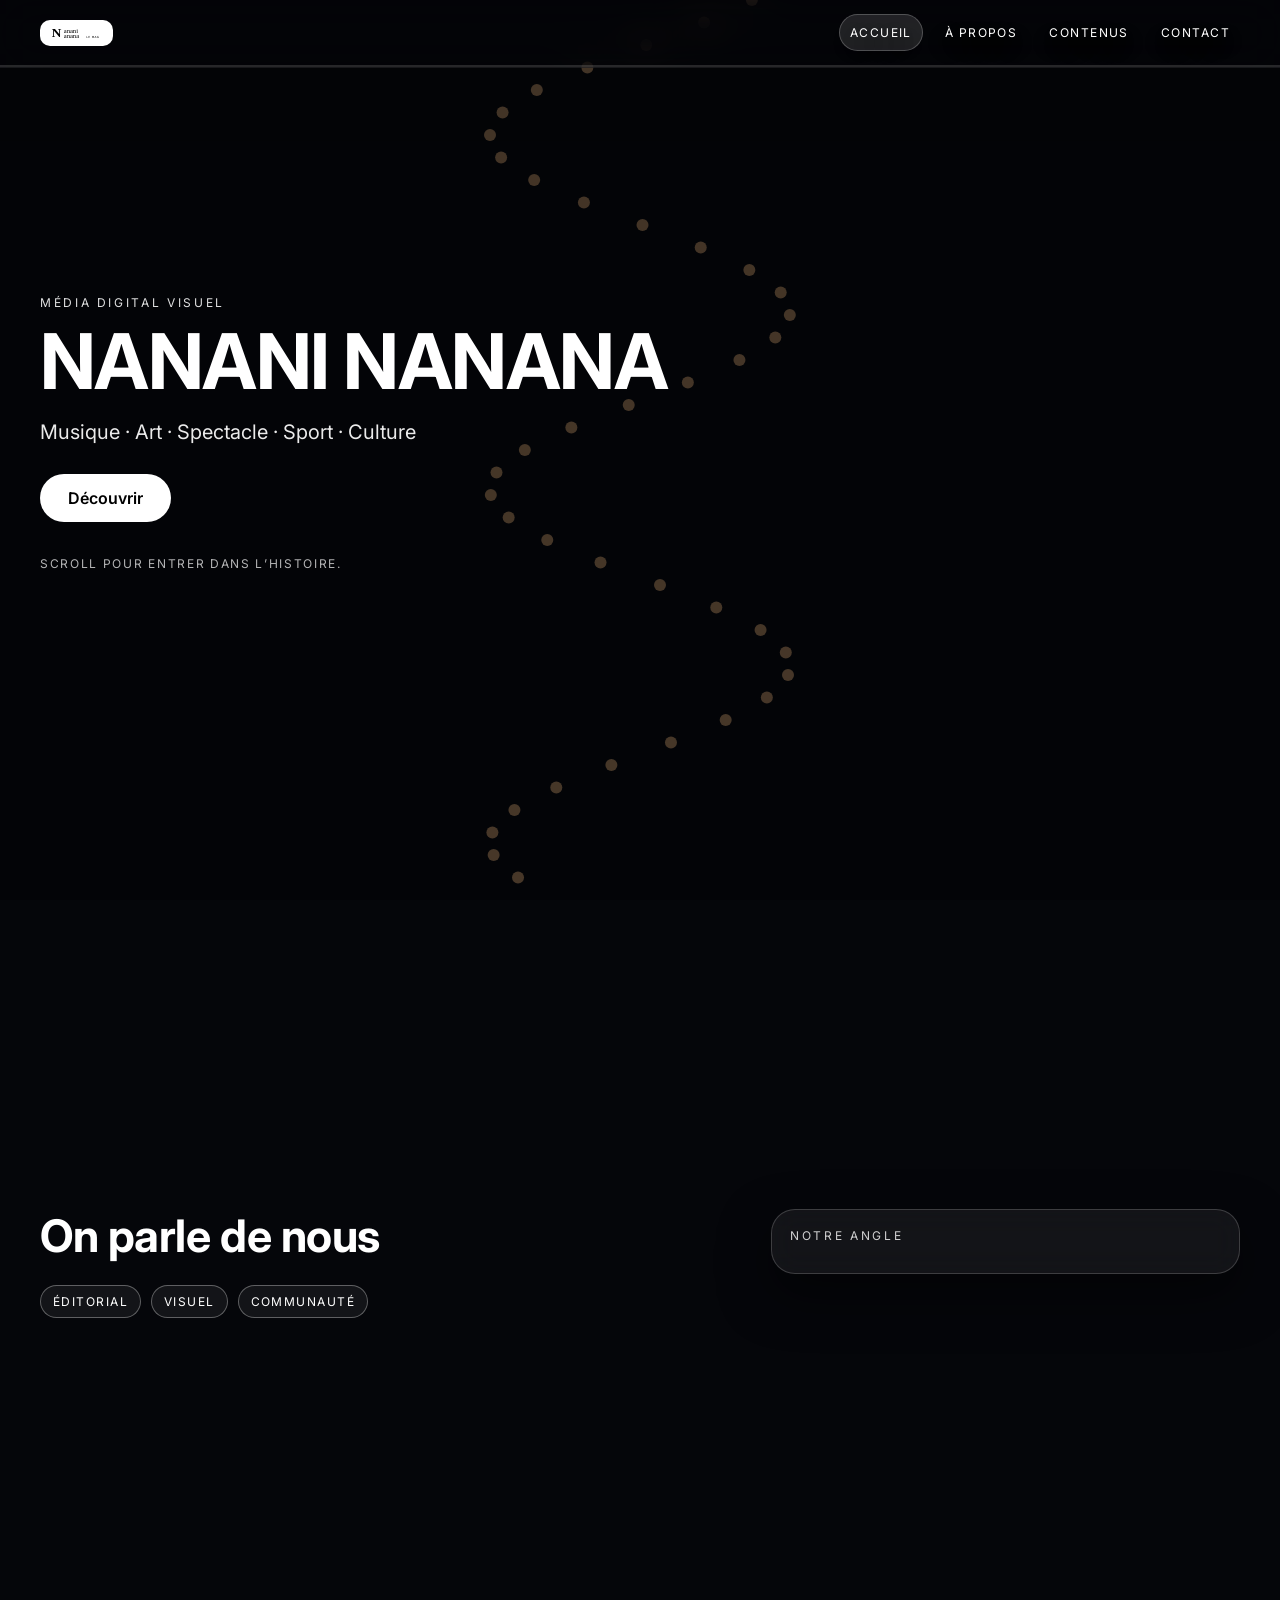
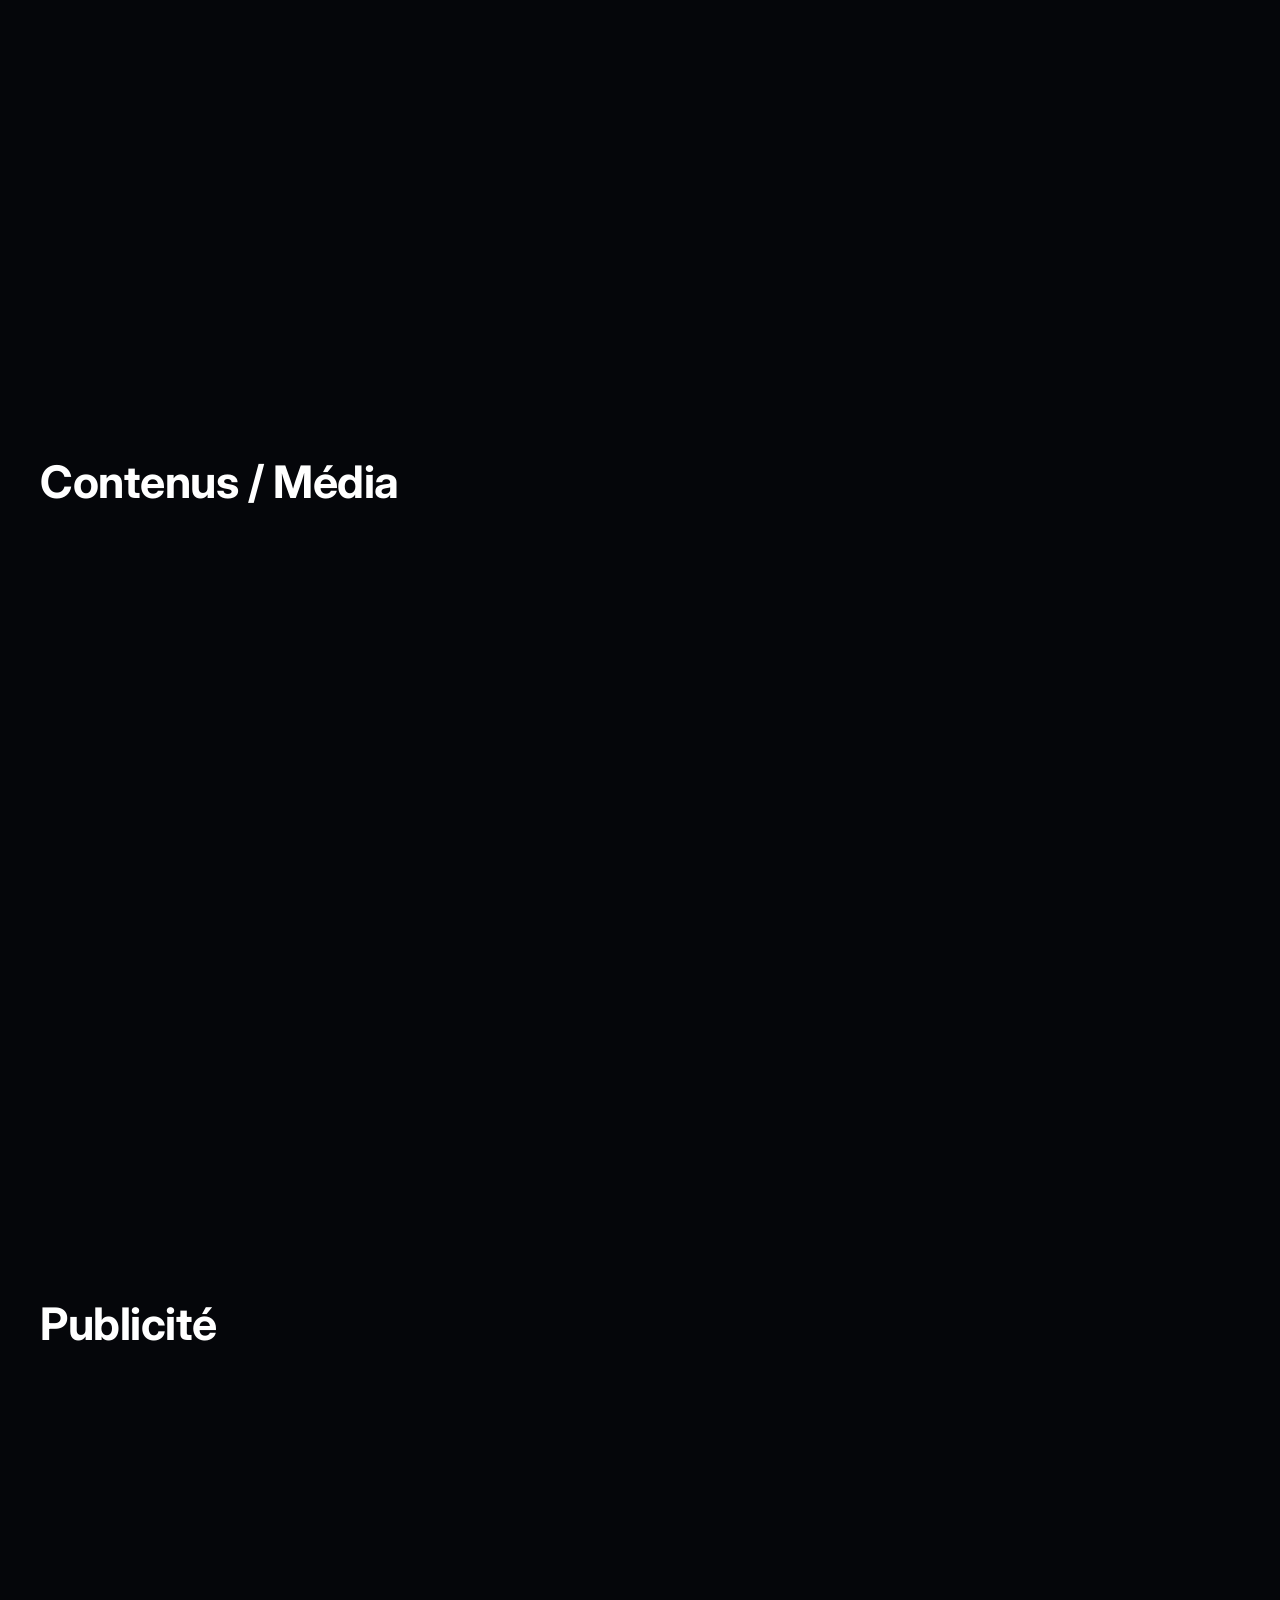
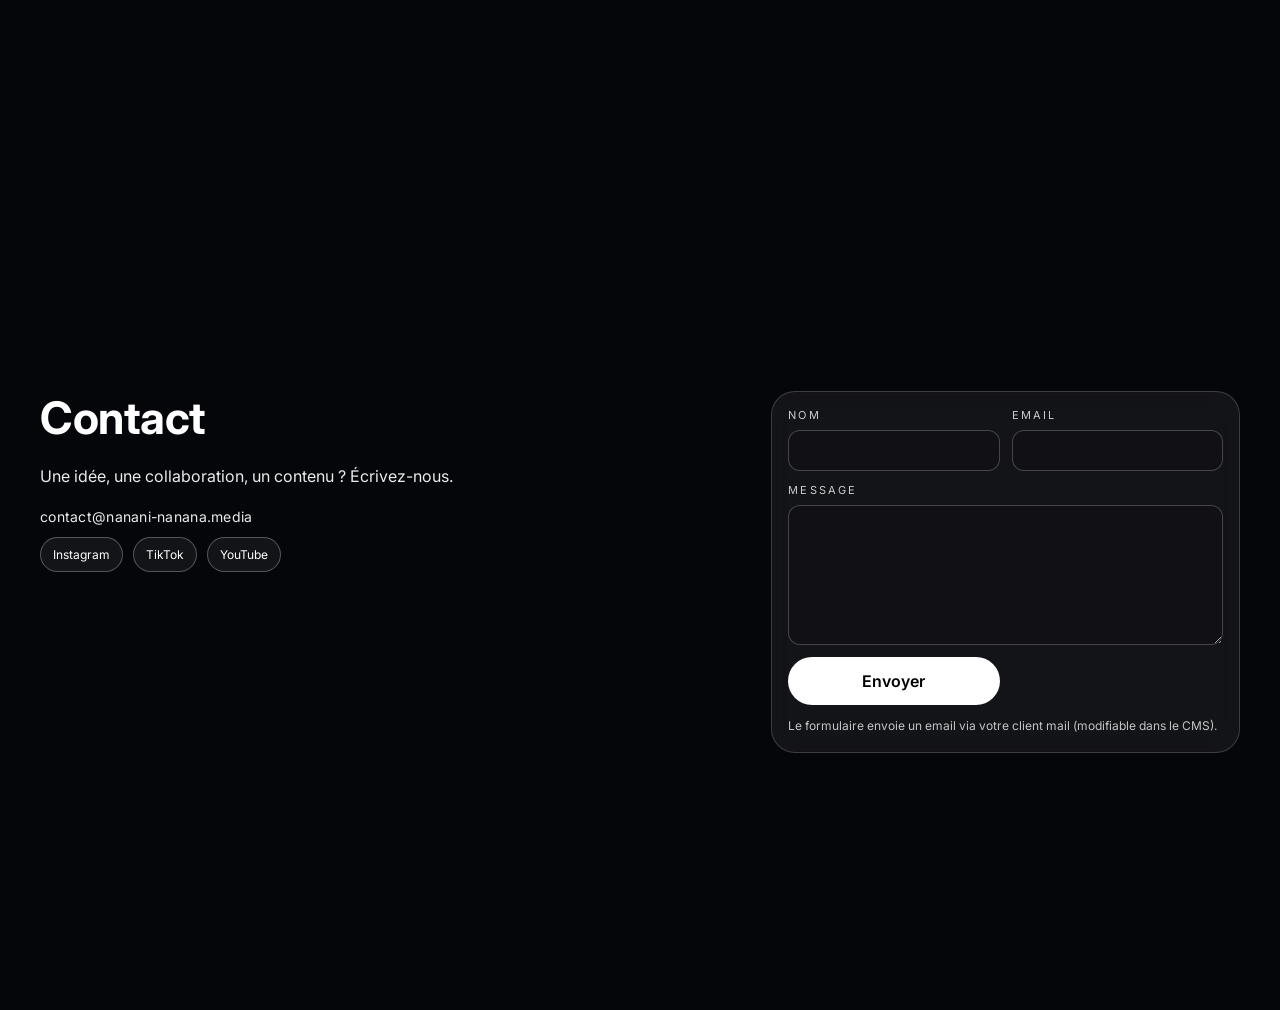
<file: index.html>
<!doctype html>
<html lang="fr">
  <head>
    <meta charset="utf-8" />
    <meta name="viewport" content="width=device-width,initial-scale=1" />
    <meta name="description" content="NANANI NANANA — média digital visuel : musique, art, spectacle, sport, culture." />
    <meta http-equiv="Cache-Control" content="no-store, no-cache, must-revalidate, max-age=0" />
    <meta http-equiv="Pragma" content="no-cache" />
    <meta http-equiv="Expires" content="0" />
    <meta name="theme-color" content="#05060a" />
    <meta name="mobile-web-app-capable" content="yes" />
    <meta name="apple-mobile-web-app-capable" content="yes" />
    <meta name="apple-mobile-web-app-status-bar-style" content="black-translucent" />
    <title>NANANI NANANA</title>

    <meta property="og:title" content="NANANI NANANA" />
    <meta property="og:description" content="Média digital visuel : musique, art, spectacle, sport, culture." />
    <meta property="og:type" content="website" />

    <link rel="preconnect" href="https://fonts.googleapis.com" />
    <link rel="preconnect" href="https://fonts.gstatic.com" crossorigin />
    <link
      href="https://fonts.googleapis.com/css2?family=Inter:wght@300;400;500;600;700&display=swap"
      rel="stylesheet"
    />
    <link rel="manifest" href="manifest.webmanifest" />
    <link rel="icon" href="icon.svg" type="image/svg+xml" />
    <link rel="apple-touch-icon" href="icon.svg" />
    <link rel="stylesheet" href="styles.css?v=20260328-2" />
  </head>
  <body>
    <div class="loader" id="loader" aria-hidden="true">
      <div class="loader__inner">
        <div class="loader__brand" id="loaderBrand">NANANI NANANA</div>
        <div class="loader__line" aria-hidden="true"></div>
      </div>
    </div>

    <div class="cursor" id="cursor" aria-hidden="true"></div>

    <header class="header" id="top">
      <div class="header__inner">
        <a class="brand" href="#home" aria-label="NANANI NANANA">
          <img class="brand__logo" src="logo.svg" alt="" decoding="async" />
          <span class="sr-only" id="brandTop">NANANI NANANA</span>
        </a>
        <nav class="nav" aria-label="Navigation principale" id="nav">
          <a class="nav__link" href="#home" data-target="home">Accueil</a>
          <a class="nav__link" href="#about" data-target="about">À propos</a>
          <a class="nav__link" href="#media" data-target="media">Contenus</a>
          <a class="nav__link" href="#contact" data-target="contact">Contact</a>
        </nav>
      </div>
      <div class="progress" aria-hidden="true">
        <div class="progress__bar" id="progressBar"></div>
      </div>
    </header>

    <div class="bg" aria-hidden="true">
      <canvas id="bgCanvas"></canvas>
      <div class="bg__overlay"></div>
    </div>

    <main class="page" id="page">
      <section class="panel panel--hero" id="home" data-video-key="home">
        <div class="panel__content">
          <p class="eyebrow" id="heroEyebrow">Média digital visuel</p>
          <h1 class="hero__title" id="heroTitle">NANANI NANANA</h1>
          <p class="lead" id="heroSlogan">Musique · Art · Spectacle · Sport · Culture</p>
          <div class="hero__actions">
            <a class="btn btn--primary" href="#about" id="heroCta">Découvrir</a>
          </div>
          <div class="hero__hint" id="heroHint">Scroll pour entrer dans l’histoire.</div>
        </div>
      </section>

      <section class="panel" id="about" data-video-key="about">
        <div class="panel__content panel__content--split">
          <div>
            <h2 class="h2" id="aboutTitle">On parle de nous</h2>
            <p class="copy" id="aboutText">
              NANANI NANANA est un média artistique qui capte l’énergie du live, la création en mouvement, et
              les cultures qui transforment la ville.
            </p>
            <div class="pill-row" id="aboutPills">
              <span class="pill">Éditorial</span>
              <span class="pill">Visuel</span>
              <span class="pill">Communauté</span>
            </div>
          </div>
          <div class="card card--glass">
            <div class="card__label" id="aboutCardLabel">Notre angle</div>
            <div class="card__title" id="aboutCardTitle">Un luxe minimal, une intensité maximale.</div>
            <div class="card__copy" id="aboutCardCopy">
              Nous racontons la musique, l’art, le sport et la culture comme des scènes : immersion, rythme,
              et détails.
            </div>
          </div>
        </div>
      </section>

      <section class="panel" id="media" data-video-key="media">
        <div class="panel__content">
          <div class="section-head">
            <h2 class="h2" id="mediaTitle">Contenus / Média</h2>
            <p class="copy copy--muted" id="mediaSubtitle">
              Une sélection dynamique d’articles, vidéos et capsules.
            </p>
          </div>
          <div class="grid" id="mediaGrid" aria-live="polite"></div>
        </div>
      </section>

      <section class="panel" id="ads" data-video-key="ads">
        <div class="panel__content">
          <div class="section-head">
            <h2 class="h2" id="adsTitle">Publicité</h2>
            <p class="copy copy--muted" id="adsSubtitle">Emplacements éditables pour partenaires et campagnes.</p>
          </div>
          <div class="ads" id="adsGrid"></div>
        </div>
      </section>

      <section class="panel panel--contact" id="contact" data-video-key="contact">
        <div class="panel__content panel__content--split">
          <div>
            <h2 class="h2" id="contactTitle">Contact</h2>
            <p class="copy" id="contactText">Une idée, une collaboration, un contenu ? Écrivez-nous.</p>
            <div class="contact-meta">
              <a class="contact-meta__item" id="contactEmail" href="mailto:contact@nanani-nanana.media"
                >contact@nanani-nanana.media</a
              >
              <div class="contact-meta__row" id="socialLinks"></div>
            </div>
          </div>

          <form class="form" id="contactForm">
            <label class="field">
              <span class="field__label">Nom</span>
              <input class="field__input" name="name" autocomplete="name" required />
            </label>
            <label class="field">
              <span class="field__label">Email</span>
              <input class="field__input" name="email" type="email" autocomplete="email" required />
            </label>
            <label class="field field--full">
              <span class="field__label">Message</span>
              <textarea class="field__input field__textarea" name="message" required></textarea>
            </label>
            <button class="btn btn--primary" type="submit" id="contactSubmit">Envoyer</button>
            <div class="form__note" id="contactNote">
              Le formulaire envoie un email via votre client mail (modifiable dans le CMS).
            </div>
          </form>
        </div>
      </section>
    </main>

    <div class="toast" id="toast" role="status" aria-live="polite"></div>

    <script src="app.js?v=20260328-5" defer></script>
    <script>
      if ("serviceWorker" in navigator) {
        window.addEventListener("load", () => {
          navigator.serviceWorker.register("sw.js").catch(() => {});
        });
      }
    </script>
  </body>
</html>
</file>
<file: styles.css>
:root {
  --bg: #05060a;
  --fg: #ffffff;
  --accent: #e5b17a; /* Gold/Bronze Editorial */
  --accent-rgb: 229, 177, 122;
  --muted: rgba(255, 255, 255, 0.6);
  --hairline: rgba(255, 255, 255, 0.1);
  --glass: rgba(255, 255, 255, 0.03);
  --glass-border: rgba(255, 255, 255, 0.08);
  --shadow: 0 20px 50px rgba(0, 0, 0, 0.5);
  --radius: 24px;
  --radius-sm: 12px;
  --ease: cubic-bezier(0.16, 1, 0.3, 1);
  --font-main: 'Inter', system-ui, sans-serif;
}

*,
*::before,
*::after {
  box-sizing: border-box;
}

[hidden] {
  display: none !important;
}

html,
body {
  height: 100%;
}

html {
  scroll-behavior: smooth;
}

body {
  margin: 0;
  font-family: Inter, system-ui, -apple-system, Segoe UI, Roboto, Arial, sans-serif;
  background: var(--bg);
  color: var(--fg);
  overflow-x: hidden;
  padding-top: 0;
}

a {
  color: inherit;
}

.loader {
  position: fixed;
  inset: 0;
  display: grid;
  place-items: center;
  background: var(--bg);
  z-index: 40;
  transition: opacity 480ms var(--ease), visibility 480ms var(--ease);
}

.loader.is-hidden {
  opacity: 0;
  visibility: hidden;
  pointer-events: none;
}

.loader__inner {
  width: min(520px, 84vw);
  display: grid;
  gap: 16px;
  text-align: center;
}

.loader__brand {
  font-size: 20px;
  letter-spacing: 0.22em;
  text-transform: uppercase;
}

.loader__line {
  height: 1px;
  background: linear-gradient(90deg, transparent, var(--hairline), transparent);
  position: relative;
  overflow: hidden;
}

.loader__line::after {
  content: "";
  position: absolute;
  inset: 0;
  transform: translateX(-60%);
  background: linear-gradient(90deg, transparent, rgba(11, 11, 15, 0.45), transparent);
  animation: loader 1.25s var(--ease) infinite;
}

@keyframes loader {
  0% {
    transform: translateX(-60%);
  }
  100% {
    transform: translateX(60%);
  }
}

.header {
  position: fixed;
  top: 0;
  left: 0;
  right: 0;
  z-index: 100;
  background: rgba(5, 6, 10, 0.4);
  backdrop-filter: blur(20px);
  border-bottom: 1px solid var(--glass-border);
  transition: transform 0.4s var(--ease);
}

.header.is-hidden {
  transform: translateY(-100%);
}

.header__inner {
  max-width: 1240px;
  margin: 0 auto;
  padding: 14px 20px;
  display: flex;
  align-items: center;
  justify-content: space-between;
  gap: 18px;
}

.brand {
  text-decoration: none;
  font-weight: 600;
  letter-spacing: 0.16em;
  text-transform: uppercase;
  font-size: 12px;
  display: inline-flex;
  align-items: center;
  gap: 10px;
  color: inherit;
}

.brand__logo {
  height: 26px;
  width: auto;
  display: block;
  background: #ffffff;
  padding: 6px 10px;
  border-radius: 10px;
}

.sr-only {
  position: absolute;
  width: 1px;
  height: 1px;
  padding: 0;
  margin: -1px;
  overflow: hidden;
  clip: rect(0, 0, 0, 0);
  white-space: nowrap;
  border: 0;
}

.nav {
  display: flex;
  align-items: center;
  gap: 12px;
  flex-wrap: wrap;
  justify-content: flex-end;
}

.nav__link {
  text-decoration: none;
  font-size: 12px;
  letter-spacing: 0.12em;
  text-transform: uppercase;
  padding: 10px 10px;
  border-radius: 999px;
  transition: background 220ms var(--ease), color 220ms var(--ease), transform 220ms var(--ease);
  position: relative;
}

.nav__link:hover {
  background: rgba(255, 255, 255, 0.08);
  transform: translateY(-1px);
}

.nav__link.is-active {
  background: rgba(255, 255, 255, 0.12);
}

.nav__cms {
  border: 1px solid var(--hairline);
}

body:not(.admin) .nav__link {
  text-shadow: 0 10px 24px rgba(0, 0, 0, 0.4);
}

body:not(.admin) .nav__link.is-active {
  border: 1px solid rgba(255, 255, 255, 0.22);
}

body:not(.admin) .nav__link::after {
  content: "";
  position: absolute;
  left: 12px;
  right: 12px;
  bottom: 6px;
  height: 2px;
  border-radius: 99px;
  opacity: 0;
  transform: translateY(4px);
  background: linear-gradient(90deg, #ff2bd6, #6a5cff, #00e5ff, #12ff8a, #ffd400, #ff2bd6);
  background-size: 300% 100%;
  transition: opacity 260ms var(--ease), transform 260ms var(--ease);
}

body:not(.admin) .nav__link:hover::after {
  opacity: 1;
  transform: translateY(0);
  animation: nav-rainbow 1.15s linear infinite;
}

@keyframes nav-rainbow {
  0% {
    background-position: 0% 50%;
  }
  100% {
    background-position: 100% 50%;
  }
}

.progress {
  height: 2px;
  background: rgba(255, 255, 255, 0.14);
}

.progress__bar {
  height: 100%;
  width: 0%;
  background: var(--fg);
  transform-origin: left center;
}

.bg {
  position: fixed;
  inset: 0;
  z-index: 0;
  pointer-events: none;
}

#bgCanvas {
  position: absolute;
  inset: 0;
  width: 100%;
  height: 100%;
  display: block;
  opacity: 0.8;
}

.bg__overlay {
  position: absolute;
  inset: 0;
  background: linear-gradient(180deg, rgba(0, 0, 0, 0.34), rgba(0, 0, 0, 0.28));
  mix-blend-mode: multiply;
  opacity: 0.9;
}

.bg__fallback {
  position: absolute;
  inset: 0;
  background: radial-gradient(1200px 680px at 12% 18%, rgba(11, 11, 15, 0.12), transparent),
    radial-gradient(900px 520px at 88% 62%, rgba(11, 11, 15, 0.14), transparent);
}

.page {
  position: relative;
  z-index: 1;
  scroll-snap-type: y mandatory;
}

.panel {
  min-height: calc(100vh - 58px);
  scroll-snap-align: start;
  scroll-snap-stop: always;
  display: flex;
  align-items: center;
}

.panel__content {
  max-width: 1240px;
  margin: 0 auto;
  padding: 86px 20px;
  width: 100%;
  color: #fff;
}

.panel__content--split {
  display: grid;
  grid-template-columns: 1.2fr 0.8fr;
  gap: 28px;
  align-items: start;
}

.panel--hero .panel__content {
  padding-top: 110px;
}

.eyebrow {
  font-size: 12px;
  letter-spacing: 0.22em;
  text-transform: uppercase;
  opacity: 0.88;
  margin: 0 0 16px;
}

.hero__title {
  font-size: clamp(44px, 6vw, 86px);
  line-height: 0.95;
  letter-spacing: -0.02em;
  margin: 0;
}

.lead {
  font-size: clamp(16px, 2vw, 20px);
  line-height: 1.55;
  margin: 18px 0 0;
  max-width: 64ch;
  opacity: 0.92;
}

.hero__actions {
  display: flex;
  gap: 12px;
  margin-top: 26px;
  flex-wrap: wrap;
}

.hero__hint {
  margin-top: 34px;
  font-size: 12px;
  letter-spacing: 0.14em;
  text-transform: uppercase;
  opacity: 0.7;
}

.btn {
  appearance: none;
  border: 0;
  cursor: pointer;
  font: inherit;
  display: inline-flex;
  align-items: center;
  justify-content: center;
  border-radius: 999px;
  padding: 12px 16px;
  gap: 10px;
  text-decoration: none;
  transition: transform 220ms var(--ease), background 220ms var(--ease), border-color 220ms var(--ease),
    color 220ms var(--ease);
}

.btn:hover {
  transform: translateY(-1px);
}

.btn--primary {
  background: var(--fg);
  color: #000;
  font-weight: 600;
  padding: 14px 28px;
}

.btn--primary:hover {
  background: var(--accent);
  color: #000;
  transform: scale(1.05);
}

.btn--ghost {
  background: var(--glass);
  border: 1px solid var(--glass-border);
  color: #fff;
  backdrop-filter: blur(10px);
  padding: 14px 28px;
}

.btn--ghost:hover {
  border-color: var(--fg);
  background: rgba(255, 255, 255, 0.1);
}

.h2 {
  font-size: clamp(28px, 3.5vw, 46px);
  margin: 0;
  letter-spacing: -0.01em;
}

.copy {
  font-size: 16px;
  line-height: 1.7;
  margin: 18px 0 0;
  max-width: 72ch;
  opacity: 0.92;
}

.copy--muted {
  opacity: 0.78;
}

.pill-row {
  display: flex;
  gap: 10px;
  flex-wrap: wrap;
  margin-top: 22px;
}

.pill {
  border: 1px solid rgba(255, 255, 255, 0.32);
  border-radius: 999px;
  padding: 8px 12px;
  font-size: 12px;
  letter-spacing: 0.12em;
  text-transform: uppercase;
  background: rgba(255, 255, 255, 0.06);
}

.card {
  border-radius: var(--radius);
  padding: 18px;
  box-shadow: var(--shadow);
}

.card--glass {
  border: 1px solid rgba(255, 255, 255, 0.18);
  background: rgba(255, 255, 255, 0.06);
  backdrop-filter: blur(14px);
}

.card__label {
  font-size: 12px;
  letter-spacing: 0.22em;
  text-transform: uppercase;
  opacity: 0.8;
}

.card__title {
  margin-top: 12px;
  font-weight: 600;
  font-size: 18px;
  line-height: 1.25;
}

.card__copy {
  margin-top: 12px;
  opacity: 0.86;
  line-height: 1.65;
  font-size: 14px;
}

.section-head {
  display: grid;
  gap: 10px;
  margin-bottom: 18px;
}

.grid {
  display: grid;
  grid-template-columns: repeat(auto-fill, minmax(280px, 1fr));
  gap: 20px;
}

.tile {
  position: relative;
  border-radius: 24px;
  overflow: hidden;
  aspect-ratio: 9 / 16;
  background: #000;
  border: 1px solid rgba(255, 255, 255, 0.1);
  transition: transform 0.4s var(--ease), border-color 0.4s var(--ease);
  cursor: pointer;
  text-decoration: none;
}

.tile:hover {
  transform: scale(1.02) translateY(-5px);
  border-color: rgba(255, 255, 255, 0.4);
}

.tile__media {
  position: absolute;
  inset: 0;
  z-index: 1;
}

.tile__video, .tile__img {
  width: 100%;
  height: 100%;
  object-fit: cover;
  transition: transform 0.6s var(--ease);
}

.reveal {
  opacity: 0;
  transform: translateY(20px);
  transition: all 0.6s var(--ease);
}

.reveal.is-visible {
  opacity: 1;
  transform: translateY(0);
}

.tile:hover .tile__video, .tile:hover .tile__img {
  transform: scale(1.1);
}

.tile__content {
  position: relative;
  z-index: 2; /* Un peu plus haut */
  padding: 30px;
  height: 100%;
  display: flex;
  flex-direction: column;
  justify-content: flex-end;
  background: linear-gradient(to top, rgba(0,0,0,0.9), transparent 60%);
  pointer-events: none; /* Laisse passer les clics vers la vidéo */
}

.tile__content > * {
  pointer-events: auto; /* Réactive les clics pour le texte et les boutons si besoin */
}

.tile__video {
  width: 100%;
  height: 100%;
  object-fit: cover;
  display: block;
  border: none;
  pointer-events: auto; /* S'assure que la vidéo capte les clics */
}

.tile__body {
  position: absolute;
  inset: 0;
  z-index: 2;
  background: linear-gradient(to top, rgba(0,0,0,0.9) 0%, transparent 60%);
  display: flex;
  flex-direction: column;
  justify-content: flex-end;
  padding: 24px;
  opacity: 0.9;
  transition: opacity 0.3s var(--ease);
}

.tile:hover .tile__body {
  opacity: 1;
}

.tile__tag {
  font-size: 10px;
  font-weight: 700;
  text-transform: uppercase;
  letter-spacing: 0.15em;
  color: #fff;
  background: rgba(255, 255, 255, 0.2);
  padding: 4px 10px;
  border-radius: 100px;
  width: fit-content;
  margin-bottom: 8px;
  backdrop-filter: blur(4px);
}

.tile__title {
  font-size: 18px;
  font-weight: 600;
  line-height: 1.2;
  color: #fff;
  margin-bottom: 4px;
}

.tile__meta {
  font-size: 13px;
  color: rgba(255, 255, 255, 0.6);
}

.tile__desc {
  font-size: 12px;
  color: rgba(255, 255, 255, 0.8);
  margin-top: 8px;
  display: -webkit-box;
  -webkit-line-clamp: 2;
  -webkit-box-orient: vertical;
  overflow: hidden;
}

.ads {
  display: grid;
  grid-template-columns: repeat(12, 1fr);
  gap: 14px;
}

.ad {
  grid-column: span 4;
  border-radius: var(--radius);
  overflow: hidden;
  border: 1px solid rgba(255, 255, 255, 0.18);
  background: rgba(255, 255, 255, 0.06);
  backdrop-filter: blur(10px);
  transition: transform 260ms var(--ease), background 260ms var(--ease), border-color 260ms var(--ease);
  min-height: 110px;
  display: grid;
}

.ad:hover {
  transform: translateY(-4px);
  border-color: rgba(255, 255, 255, 0.3);
  background: rgba(255, 255, 255, 0.08);
}

.ad__img {
  width: 100%;
  height: 100%;
  object-fit: cover;
  display: block;
}

.panel--contact .panel__content {
  padding-bottom: 120px;
}

.contact-meta {
  margin-top: 18px;
  display: grid;
  gap: 12px;
}

.contact-meta__item {
  display: inline-flex;
  align-items: center;
  gap: 10px;
  text-decoration: none;
  font-size: 14px;
  letter-spacing: 0.02em;
  opacity: 0.92;
}

.contact-meta__item:hover {
  text-decoration: underline;
}

.contact-meta__row {
  display: flex;
  gap: 10px;
  flex-wrap: wrap;
}

.chip {
  display: inline-flex;
  align-items: center;
  gap: 8px;
  border: 1px solid rgba(255, 255, 255, 0.28);
  border-radius: 999px;
  padding: 9px 12px;
  font-size: 12px;
  text-decoration: none;
  background: rgba(255, 255, 255, 0.06);
  transition: transform 220ms var(--ease), background 220ms var(--ease);
}

.chip:hover {
  transform: translateY(-1px);
  background: rgba(255, 255, 255, 0.1);
}

.form {
  border-radius: var(--radius);
  border: 1px solid rgba(255, 255, 255, 0.18);
  background: rgba(255, 255, 255, 0.06);
  backdrop-filter: blur(12px);
  padding: 16px;
  display: grid;
  grid-template-columns: 1fr 1fr;
  gap: 12px;
}

.field {
  display: grid;
  gap: 8px;
}

.field--full {
  grid-column: 1 / -1;
}

.field__label {
  font-size: 11px;
  letter-spacing: 0.2em;
  text-transform: uppercase;
  opacity: 0.78;
}

.field__input {
  width: 100%;
  border-radius: 12px;
  border: 1px solid rgba(255, 255, 255, 0.22);
  background: rgba(0, 0, 0, 0.12);
  color: #fff;
  padding: 12px 12px;
  outline: none;
  transition: border-color 220ms var(--ease), background 220ms var(--ease);
}

.field__input:focus {
  border-color: rgba(255, 255, 255, 0.5);
  background: rgba(0, 0, 0, 0.16);
}

.field__textarea {
  min-height: 140px;
  resize: vertical;
}

.form__note {
  grid-column: 1 / -1;
  font-size: 12px;
  opacity: 0.75;
  line-height: 1.55;
}

.toast {
  position: fixed;
  left: 50%;
  bottom: 24px;
  transform: translateX(-50%) translateY(20px);
  background: rgba(11, 11, 15, 0.92);
  color: #fff;
  padding: 10px 14px;
  border-radius: 999px;
  font-size: 13px;
  letter-spacing: 0.02em;
  opacity: 0;
  pointer-events: none;
  transition: opacity 220ms var(--ease), transform 220ms var(--ease);
  z-index: 50;
}

.toast.is-visible {
  opacity: 1;
  transform: translateX(-50%) translateY(0);
}

.cursor {
  position: fixed;
  left: 0;
  top: 0;
  width: 18px;
  height: 18px;
  border-radius: 999px;
  border: 1px solid rgba(11, 11, 15, 0.22);
  background: rgba(255, 255, 255, 0.1);
  mix-blend-mode: difference;
  pointer-events: none;
  transform: translate(-100px, -100px);
  transition: width 180ms var(--ease), height 180ms var(--ease), border-color 180ms var(--ease);
  z-index: 60;
}

.cursor.is-hidden {
  display: none;
}

.cursor.is-active {
  width: 30px;
  height: 30px;
  border-color: rgba(11, 11, 15, 0.42);
}

@media (max-width: 980px) {
  .panel__content--split {
    grid-template-columns: 1fr;
  }

  .tile {
    grid-column: span 6;
  }

  .ad {
    grid-column: span 6;
  }
}

@media (max-width: 620px) {
  .page {
    scroll-snap-type: none;
  }

  .header__inner {
    padding: 12px 14px;
  }

  .panel__content {
    padding: 74px 14px;
  }

  .tile {
    grid-column: span 12;
  }

  .form {
    grid-template-columns: 1fr;
  }
}

@media (prefers-reduced-motion: reduce) {
  html {
    scroll-behavior: auto;
  }

  .bg__video,
  .btn,
  .nav__link,
  .tile,
  .ad,
  .toast,
  .loader {
    transition: none !important;
  }

  .loader__line::after {
    animation: none !important;
  }
}

/* --- CMS REFINEMENT --- */

.admin {
  background: #0a0b0e;
  color: #fff;
}

.cms-auth {
  background: radial-gradient(circle at top right, rgba(var(--accent-rgb), 0.15), transparent 40%), #05060a;
}

.cms-auth__card {
  background: var(--glass);
  border: 1px solid var(--glass-border);
  backdrop-filter: blur(40px);
  border-radius: 32px;
  padding: 40px;
  width: 420px;
  box-shadow: 0 40px 100px rgba(0,0,0,0.8);
}

.cms-auth__brand {
  color: var(--accent);
  font-weight: 700;
  letter-spacing: 0.3em;
}

.cms__sidebar {
  background: #05060a;
  border-right: 1px solid var(--glass-border);
  width: 280px;
}

.cms__navItem {
  border-radius: 12px;
  margin: 4px 12px;
  padding: 12px 16px;
  color: var(--muted);
  font-weight: 500;
  transition: all 0.2s var(--ease);
}

.cms__navItem:hover {
  background: var(--glass);
  color: #fff;
}

.cms__navItem.is-active {
  background: rgba(var(--accent-rgb), 0.1);
  color: var(--accent);
  border-left: 3px solid var(--accent);
}

.cms-card {
  background: #ffffff; /* Fond blanc pour les cartes pour une lecture claire */
  border: 1px solid rgba(0, 0, 0, 0.05);
  border-radius: 24px;
  margin-bottom: 24px;
  box-shadow: 0 4px 20px rgba(0, 0, 0, 0.05);
  color: #000;
}

.cms-card__title {
  padding: 20px 24px;
  border-bottom: 1px solid var(--glass-border);
  font-size: 14px;
  font-weight: 600;
  text-transform: uppercase;
  letter-spacing: 0.1em;
  color: var(--accent);
}

.cms-field__input {
  background: rgba(255, 255, 255, 0.9);
  border: 1px solid var(--glass-border);
  border-radius: 12px;
  color: #000; /* Texte noir pour être visible sur fond blanc */
  padding: 12px 16px;
  width: 100%;
  font-family: inherit;
  font-size: 14px;
}

.cms-field__input:focus {
  border-color: var(--accent);
  background: #fff;
  outline: none;
}

.cms-field__textarea {
  min-height: 100px;
  resize: vertical;
}

.cms-btn--primary {
  background: var(--accent);
  color: #000;
}

.cms-save--dirty {
  animation: pulse-accent 2s infinite;
}

@keyframes pulse-accent {
  0% { box-shadow: 0 0 0 0 rgba(var(--accent-rgb), 0.4); }
  70% { box-shadow: 0 0 0 10px rgba(var(--accent-rgb), 0); }
  100% { box-shadow: 0 0 0 0 rgba(var(--accent-rgb), 0); }
}

.admin .panel {
  min-height: auto;
}

.admin .form,
.admin .card--glass,
.admin .tile,
.admin .ad {
  background: #fff;
  border-color: var(--hairline);
  box-shadow: none;
  backdrop-filter: none;
}

.admin .field__input {
  background: #fff;
  color: var(--fg);
  border-color: var(--hairline);
}

.admin .btn--ghost {
  color: var(--fg);
  border-color: var(--hairline);
  background: transparent;
}

.admin .pill,
.admin .chip {
  color: var(--fg);
  border-color: var(--hairline);
  background: rgba(11, 11, 15, 0.03);
}

.admin .grid,
.admin .ads {
  gap: 10px;
}

.admin .admin-layout {
  display: grid;
  gap: 14px;
}

.admin .admin-actions {
  display: flex;
  gap: 10px;
  flex-wrap: wrap;
  margin-top: 12px;
}

.admin .admin-section {
  border: 1px solid var(--hairline);
  border-radius: var(--radius);
  padding: 14px;
}

.admin .admin-section h3 {
  margin: 0 0 10px;
  font-size: 14px;
  letter-spacing: 0.14em;
  text-transform: uppercase;
}

.admin .admin-small {
  font-size: 12px;
  color: var(--muted);
  line-height: 1.6;
}

.admin {
  background: #0b1220;
  color: #0b0b0f;
}

body.admin {
  padding-top: 0;
}

.admin .toast {
  background: rgba(11, 11, 15, 0.92);
  color: #fff;
}

.admin .btn--primary {
  background: #0b0b0f;
  color: #fff;
}

.admin .btn--primary:hover {
  background: rgba(11, 11, 15, 0.92);
}

.cms {
  min-height: 100vh;
  display: grid;
  grid-template-columns: 280px 1fr;
}

.cms-auth {
  min-height: 100vh;
  display: grid;
  place-items: center;
  padding: 26px 16px;
  background: radial-gradient(1200px 680px at 12% 18%, rgba(18, 255, 138, 0.18), transparent),
    radial-gradient(900px 520px at 88% 62%, rgba(0, 229, 255, 0.16), transparent),
    linear-gradient(180deg, #0b1220, #070b12);
}

.cms-auth__card {
  width: min(520px, 96vw);
  border-radius: 18px;
  background: rgba(255, 255, 255, 0.96);
  border: 1px solid rgba(11, 11, 15, 0.08);
  padding: 18px;
  display: grid;
  gap: 12px;
}

.cms-auth__brand {
  font-weight: 700;
  letter-spacing: 0.18em;
  text-transform: uppercase;
  font-size: 12px;
}

.cms-auth__title {
  font-size: 22px;
  font-weight: 600;
}

.cms-auth__subtitle {
  font-size: 13px;
  color: rgba(11, 11, 15, 0.66);
}

.cms-auth__form {
  display: grid;
  gap: 12px;
  margin-top: 6px;
}

.cms-auth__error {
  border: 1px solid rgba(255, 43, 214, 0.25);
  background: rgba(255, 43, 214, 0.08);
  color: rgba(11, 11, 15, 0.9);
  border-radius: 14px;
  padding: 10px 12px;
  font-size: 13px;
  line-height: 1.5;
}

.cms-auth__note {
  font-size: 12px;
  color: rgba(11, 11, 15, 0.62);
  line-height: 1.6;
}

.cms__sidebar {
  height: 100vh;
  position: sticky;
  top: 0;
  padding: 18px 14px;
  color: rgba(255, 255, 255, 0.92);
  background: linear-gradient(180deg, #0b1220, #070b12);
  border-right: 1px solid rgba(255, 255, 255, 0.08);
  display: flex;
  flex-direction: column;
  gap: 14px;
}

.cms__brand {
  display: flex;
  align-items: center;
  gap: 12px;
  padding: 10px 10px;
}

.cms__logo {
  width: 36px;
  height: 36px;
  border-radius: 12px;
  background: linear-gradient(135deg, #12ff8a, #00e5ff);
  color: rgba(11, 11, 15, 0.92);
  display: grid;
  place-items: center;
  font-weight: 700;
  letter-spacing: 0.08em;
}

.cms__brandText {
  display: grid;
  gap: 2px;
}

.cms__brandName {
  font-weight: 600;
  letter-spacing: 0.12em;
  text-transform: uppercase;
  font-size: 12px;
}

.cms__brandSub {
  font-size: 12px;
  opacity: 0.68;
}

.cms__nav {
  display: grid;
  gap: 8px;
  padding: 0 10px;
}

.cms__navItem {
  border: 1px solid transparent;
  background: transparent;
  color: inherit;
  text-align: left;
  border-radius: 14px;
  padding: 12px 12px;
  font-size: 13px;
  letter-spacing: 0.02em;
  cursor: pointer;
  transition: background 200ms var(--ease), transform 200ms var(--ease), border-color 200ms var(--ease), color 200ms var(--ease);
}

.cms__navItem:hover {
  background: rgba(255, 255, 255, 0.06);
  transform: translateY(-1px);
}

.cms__navItem.is-active {
  background: rgba(18, 255, 138, 0.14);
  border-color: rgba(18, 255, 138, 0.22);
  color: #12ff8a;
}

.cms__sidebarFooter {
  margin-top: auto;
  padding: 10px 10px 0;
  display: grid;
  gap: 8px;
}

.cms__smallBtn {
  border: 1px solid rgba(255, 255, 255, 0.14);
  background: rgba(255, 255, 255, 0.06);
  color: rgba(255, 255, 255, 0.92);
  border-radius: 14px;
  padding: 10px 12px;
  font-size: 12px;
  letter-spacing: 0.06em;
  text-transform: uppercase;
  cursor: pointer;
  text-decoration: none;
  display: inline-flex;
  align-items: center;
  justify-content: center;
  transition: background 200ms var(--ease), transform 200ms var(--ease), border-color 200ms var(--ease);
}

.cms__smallBtn:hover {
  background: rgba(255, 255, 255, 0.09);
  transform: translateY(-1px);
}

.cms__smallBtn--ghost {
  background: transparent;
}

.cms__main {
  background: #f6f7fb;
  min-height: 100vh;
}

.cms__topbar {
  position: sticky;
  top: 0;
  z-index: 10;
  padding: 18px 20px;
  display: flex;
  align-items: center;
  justify-content: space-between;
  gap: 14px;
  border-bottom: 1px solid rgba(11, 11, 15, 0.08);
  background: rgba(246, 247, 251, 0.78);
  backdrop-filter: blur(14px);
}

.cms__titleWrap {
  display: grid;
  gap: 4px;
}

.cms__title {
  font-size: 16px;
  font-weight: 600;
  letter-spacing: 0.02em;
}

.cms__subtitle {
  font-size: 12px;
  color: rgba(11, 11, 15, 0.62);
}

.cms__topActions {
  display: flex;
  gap: 10px;
}

.cms-save--dirty {
  box-shadow: 0 0 0 4px rgba(18, 255, 138, 0.22);
}

.cms__content {
  max-width: 1160px;
  margin: 0 auto;
  padding: 22px 20px 48px;
}

.cms-grid {
  display: grid;
  grid-template-columns: 1fr 1fr;
  gap: 16px;
}

.cms-gridWide {
  display: grid;
  grid-template-columns: 320px 1fr;
  gap: 16px;
}

.cms-card {
  background: #ffffff;
  border: 1px solid rgba(11, 11, 15, 0.08);
  border-radius: 18px;
  overflow: hidden;
}

.cms-card__title {
  padding: 14px 16px;
  font-size: 13px;
  font-weight: 600;
  letter-spacing: 0.08em;
  text-transform: uppercase;
  border-bottom: 1px solid rgba(11, 11, 15, 0.06);
  color: rgba(11, 11, 15, 0.86);
}

.cms-card__body {
  padding: 14px 16px 16px;
  display: grid;
  gap: 12px;
}

.cms-field {
  display: grid;
  gap: 8px;
}

.cms-field__label {
  font-size: 11px;
  letter-spacing: 0.18em;
  text-transform: uppercase;
  color: rgba(11, 11, 15, 0.62);
}

.cms-field__row {
  display: flex;
  gap: 10px;
  align-items: center;
}

.cms-field__input {
  width: 100%;
  border-radius: 14px;
  border: 1px solid rgba(11, 11, 15, 0.12);
  background: #ffffff;
  padding: 12px 12px;
  outline: none;
  font: inherit;
  transition: border-color 200ms var(--ease), box-shadow 200ms var(--ease);
}

.cms-field__input:focus {
  border-color: rgba(18, 255, 138, 0.55);
  box-shadow: 0 0 0 4px rgba(18, 255, 138, 0.18);
}

.cms-field__textarea {
  min-height: 140px;
  resize: vertical;
}

.cms-upload {
  border: 1px solid rgba(11, 11, 15, 0.12);
  background: rgba(11, 11, 15, 0.02);
  color: rgba(11, 11, 15, 0.82);
  border-radius: 14px;
  padding: 12px 12px;
  font-size: 12px;
  letter-spacing: 0.12em;
  text-transform: uppercase;
  cursor: pointer;
  white-space: nowrap;
}

.cms-upload:hover {
  background: rgba(11, 11, 15, 0.04);
}

.cms-row {
  display: flex;
  gap: 10px;
  flex-wrap: wrap;
}

.cms-row--spread {
  justify-content: space-between;
  align-items: center;
}

.cms-btn {
  border-radius: 14px;
  padding: 12px 12px;
  border: 1px solid rgba(11, 11, 15, 0.12);
  background: #fff;
  cursor: pointer;
  letter-spacing: 0.12em;
  text-transform: uppercase;
  font-size: 12px;
}

.cms-btn--primary {
  background: #0b0b0f;
  color: #fff;
  border-color: rgba(11, 11, 15, 0.12);
}

.cms-btn--primary:hover {
  background: rgba(11, 11, 15, 0.92);
}

.cms-btn--ghost {
  background: rgba(11, 11, 15, 0.02);
}

.cms-iconBtn {
  border: 1px solid rgba(11, 11, 15, 0.12);
  background: rgba(11, 11, 15, 0.02);
  color: rgba(11, 11, 15, 0.76);
  border-radius: 12px;
  padding: 8px 10px;
  cursor: pointer;
  font-size: 12px;
}

.cms-item {
  border: 1px solid rgba(11, 11, 15, 0.08);
  border-radius: 16px;
  padding: 12px;
  display: grid;
  gap: 10px;
  background: rgba(11, 11, 15, 0.01);
}

.cms-item__head {
  display: flex;
  align-items: center;
  justify-content: space-between;
  gap: 12px;
}

.cms-item__title {
  font-size: 13px;
  font-weight: 600;
  color: rgba(11, 11, 15, 0.86);
}

.cms-toggle {
  display: inline-flex;
  align-items: center;
  gap: 10px;
  border: 1px solid rgba(11, 11, 15, 0.12);
  background: rgba(11, 11, 15, 0.02);
  border-radius: 14px;
  padding: 10px 12px;
}

.cms-toggle__label {
  font-size: 12px;
  letter-spacing: 0.12em;
  text-transform: uppercase;
  color: rgba(11, 11, 15, 0.74);
}

.cms-postList {
  border-radius: 18px;
  border: 1px solid rgba(11, 11, 15, 0.08);
  overflow: hidden;
  background: #fff;
  display: grid;
  grid-template-rows: auto 1fr;
  min-height: 520px;
}

.cms-postList__head {
  padding: 14px 14px;
  display: flex;
  align-items: center;
  justify-content: space-between;
  gap: 10px;
  border-bottom: 1px solid rgba(11, 11, 15, 0.06);
}

.cms-postList__title {
  font-size: 13px;
  font-weight: 600;
  letter-spacing: 0.08em;
  text-transform: uppercase;
  color: rgba(11, 11, 15, 0.78);
}

.cms-postList__item {
  border: 0;
  background: transparent;
  text-align: left;
  padding: 12px 14px;
  cursor: pointer;
  border-bottom: 1px solid rgba(11, 11, 15, 0.06);
  transition: background 200ms var(--ease);
}

.cms-postList__item:hover {
  background: rgba(11, 11, 15, 0.02);
}

.cms-postList__item.is-active {
  background: rgba(18, 255, 138, 0.12);
}

.cms-postList__name {
  font-weight: 600;
  color: rgba(11, 11, 15, 0.88);
  font-size: 13px;
}

.cms-postList__meta {
  margin-top: 4px;
  font-size: 12px;
  color: rgba(11, 11, 15, 0.58);
}

@media (max-width: 980px) {
  .cms {
    grid-template-columns: 1fr;
  }

  .cms__sidebar {
    height: auto;
    position: relative;
  }

  .cms-grid,
  .cms-gridWide {
    grid-template-columns: 1fr;
  }
}

.reveal {
  opacity: 0;
  transform: translateY(30px);
  transition: opacity 1.2s var(--ease), transform 1.2s var(--ease);
}

.reveal-active {
  opacity: 1;
  transform: translateY(0);
}
</file>
